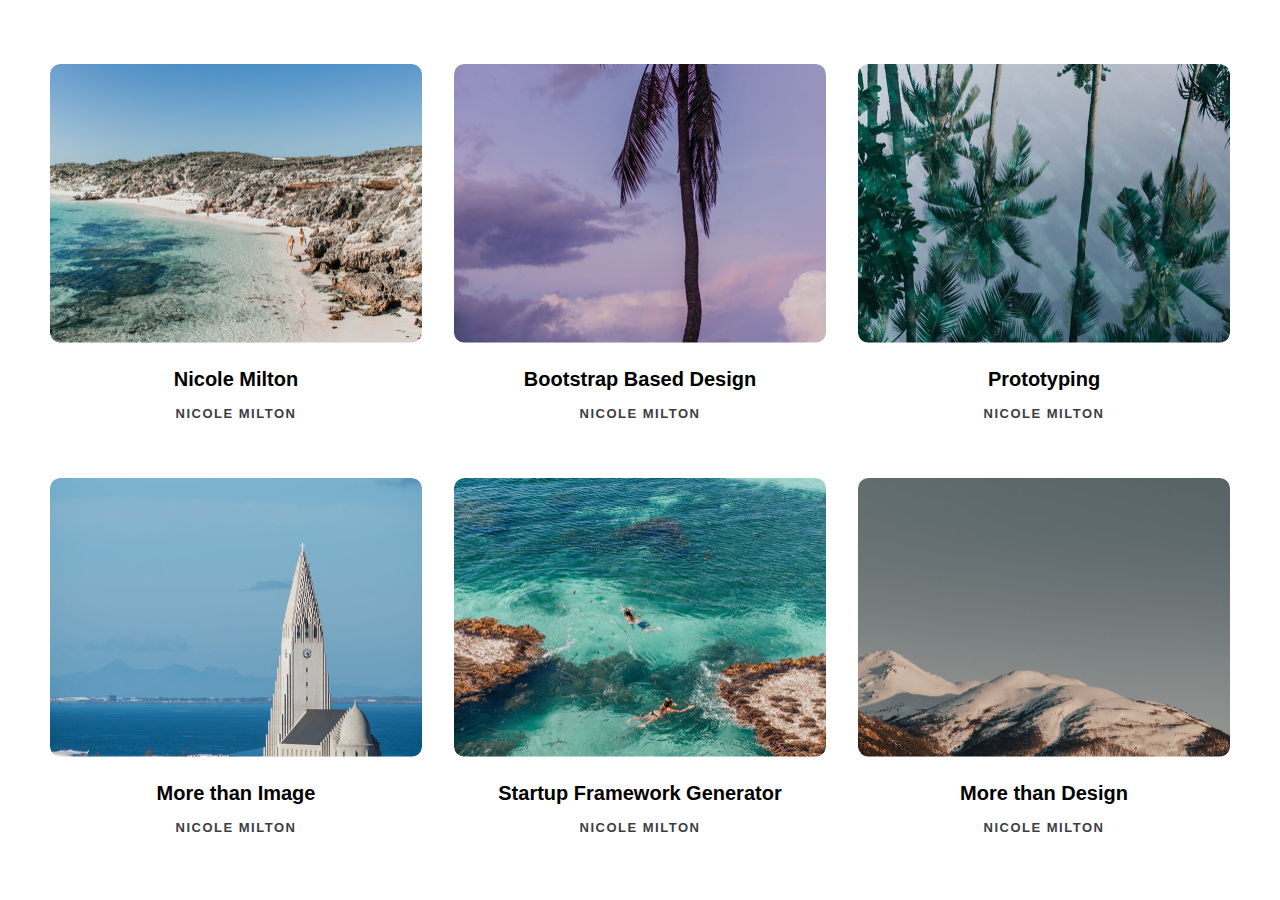
<file: hw8-1/index.html>
<!doctype html>
<html lang="en">
<head>
    <meta charset="UTF-8">
    <meta name="viewport" content="width=device-width, user-scalable=no, initial-scale=1.0, maximum-scale=1.0, minimum-scale=1.0">
    <meta http-equiv="X-UA-Compatible" content="ie=edge">
    <title>Document</title>
    <link rel="stylesheet" href="styles.css">
    <link rel="stylesheet" href="styles-tablet.css">
    <link rel="stylesheet" href="styles-phone.css">
</head>
<body>
<main>
    <section class="wrapper-1180">
        <article>
            <img src="media/Image1.png" alt="Nicole Milton">
            <h3>Nicole Milton</h3>
            <p>Nicole Milton</p>
        </article>
        <article>
            <img src="media/Image2.png" alt="Bootstrap Based Design">
            <h3>Bootstrap Based Design</h3>
            <p>Nicole Milton</p>
        </article>
        <article>
            <img src="media/Image3.png" alt="Prototyping">
            <h3>Prototyping</h3>
            <p>Nicole Milton</p>
        </article>
        <article>
            <img src="media/Image4.png" alt="More than Image">
            <h3>More than Image</h3>
            <p>Nicole Milton</p>
        </article>
        <article>
            <img src="media/Image5.png" alt="Startup Framework Generator">
            <h3>Startup Framework Generator</h3>
            <p>Nicole Milton</p>
        </article>
        <article>
            <img src="media/Image6.png" alt="More than Design">
            <h3>More than Design</h3>
            <p>Nicole Milton</p>
        </article>
    </section>
</main>
</body>
</html>
</file>
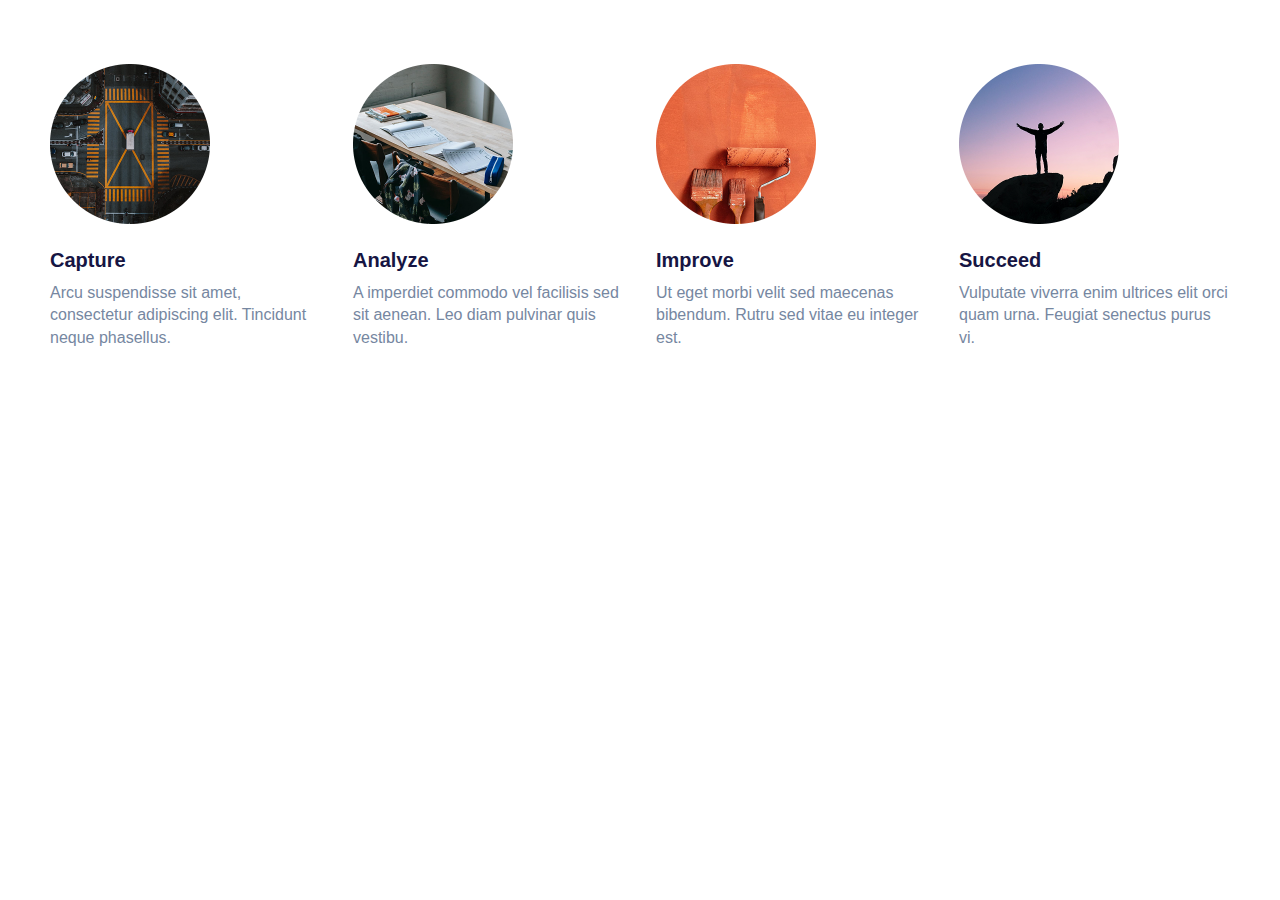
<file: hw8-2/index.html>
<!doctype html>
<html lang="en">
<head>
    <meta charset="UTF-8">
    <meta name="viewport" content="width=device-width, user-scalable=no, initial-scale=1.0, maximum-scale=1.0, minimum-scale=1.0">
    <meta http-equiv="X-UA-Compatible" content="ie=edge">
    <title>Document</title>
    <link rel="stylesheet" href="styles.css">
    <link rel="stylesheet" href="st-tablet.css">
    <link rel="stylesheet" href="st-phone.css">
</head>
<body>
<main>
    <section>
        <article>
            <img src="media/Image1.png" alt="Capture">
            <h3>Capture</h3>
            <p>Arcu suspendisse sit amet, consectetur adipiscing elit. Tincidunt neque phasellus.</p>
        </article>
        <article>
            <img src="media/Image2.png" alt="Analyze">
            <h3>Analyze</h3>
            <p>A imperdiet commodo vel facilisis sed sit aenean. Leo diam pulvinar quis vestibu.</p>
        </article>
        <article>
            <img src="media/Image3.png" alt="Improve">
            <h3>Improve</h3>
            <p>Ut eget morbi velit sed maecenas bibendum. Rutru sed vitae eu integer est. </p>
        </article>
        <article>
            <img src="media/Image4.png" alt="Succeed">
            <h3>Succeed</h3>
            <p>Vulputate viverra enim ultrices elit orci quam urna. Feugiat senectus purus vi.</p>
        </article>
    </section>
</main>
</body>
</html>
</file>
<file: hw8-1/styles.css>
*{
    margin: 0;
    padding: 0;
}
.wrapper-1180{
    height: 772px;
    width: 1180px;
    display: flex;
    flex-wrap: wrap;
    justify-content: space-between;
    align-content: space-between;
    padding: 64px 48px;
    margin: 0 auto;
}
img{
    height: 279px;
    width: 372px;
    border-radius: 10px;
}
article h3{
    color: #000;
    text-align: center;
    font-family: Inter, sans-serif;
    font-size: 20px;
    font-style: normal;
    font-weight: 700;
    line-height: 120%; /* 24px */
    margin-top: 20px;
}
article p{
    color: #3C3C43;
    text-align: center;
    font-family: Inter, sans-serif;
    font-size: 13px;
    font-style: normal;
    font-weight: 700;
    line-height: 120%; /* 15.6px */
    letter-spacing: 1.5px;
    text-transform: uppercase;
    margin-top: 15px;
}
</file>
<file: hw8-1/styles-tablet.css>
@media screen and (min-width: 769px) and (max-width: 1279px){

    .wrapper-1180{
        height: 590px;
        width: 720px;
        padding: 32px 24px;
    }
    img{
        height: 164px;
        width: 218px;
    }
    article h3{
        width: 218px;
    }
}
</file>
<file: hw8-1/styles-phone.css>
@media screen and (max-width: 480px){

    .wrapper-1180{
        width: 343px;
        height: 100vh;
        justify-content: center;
        align-items: center;
        gap: 40px;
        padding: 32px 15px;
    }
    img{
        height: 257px;
        width: 343px;
    }
}
</file>
<file: hw8-2/styles.css>
*{
    margin: 0;
    padding: 0;
    box-sizing: border-box;
}
section{
    width: 100%;
    padding: 64px 48px;
    display: flex;
    justify-content: center;
    align-items: center;
    flex-wrap: wrap;
    gap: 32px;
    margin: 0 auto;
}
article img{
    width: 160px;
    height: 160px;
}
article h3{
    color: #161543;
    font-family: Inter, sans-serif;
    font-size: 20px;
    font-style: normal;
    font-weight: 700;
    line-height: 120%; /* 24px */
    margin-top: 20px;
}
article p{
    color: #7687A1;
    font-family: Inter, sans-serif;
    font-size: 16px;
    font-style: normal;
    font-weight: 400;
    line-height: 140%; /* 22.4px */
    width: 271px;
    margin-top: 10px;
}
</file>
<file: hw8-2/st-tablet.css>
@media screen and (min-width: 769px) and (max-width: 1279px){

    section{
        padding: 32px 24px 48px 24px;
        width: 768px;
        gap: 24px;
    }
    article p{
        width: 348px;
    }
    article{
        margin-top: 16px;
    }
}
</file>
<file: hw8-2/st-phone.css>
@media screen and (max-width: 480px){

    section{
        padding: 32px 16px;
        width: 375px;
        gap: 32px;
    }
    article img{
        width: 128px;
        height: 128px;
    }
    article p{
        width: 343px;
    }
}
</file>
